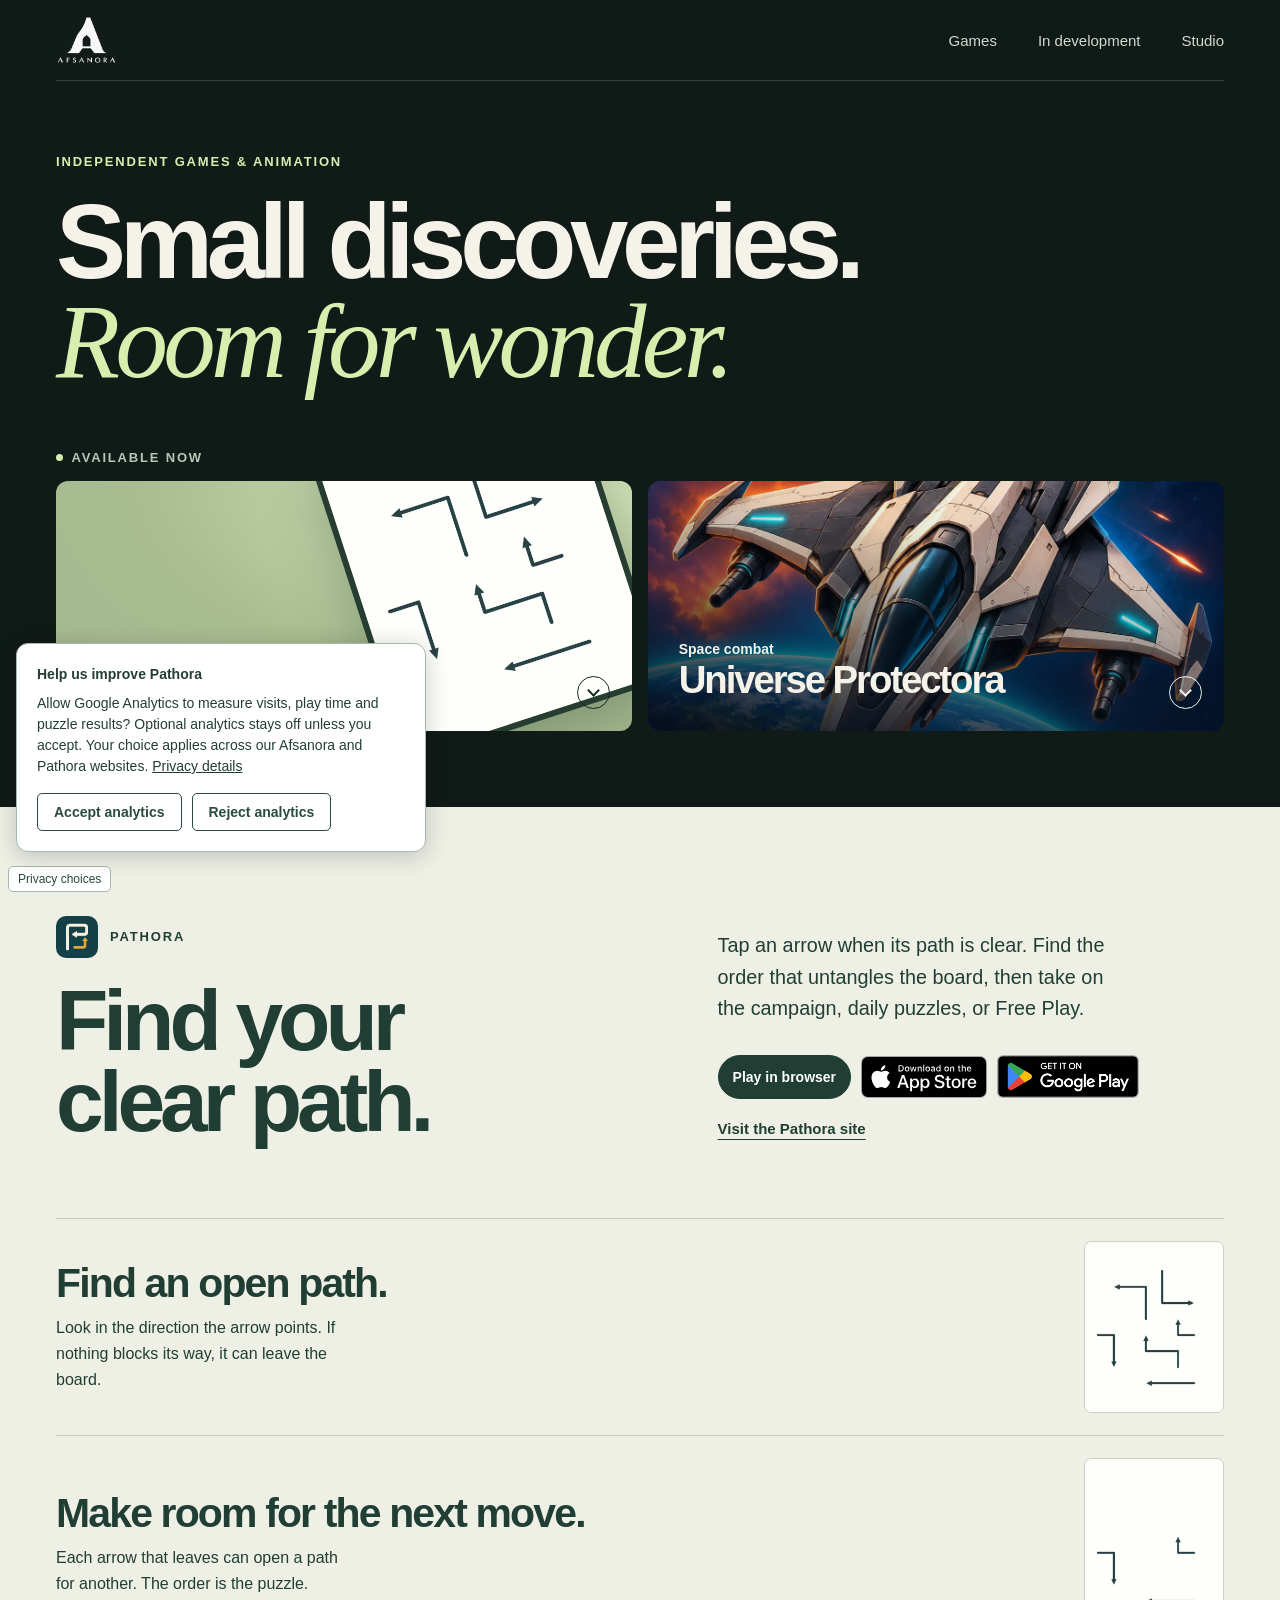
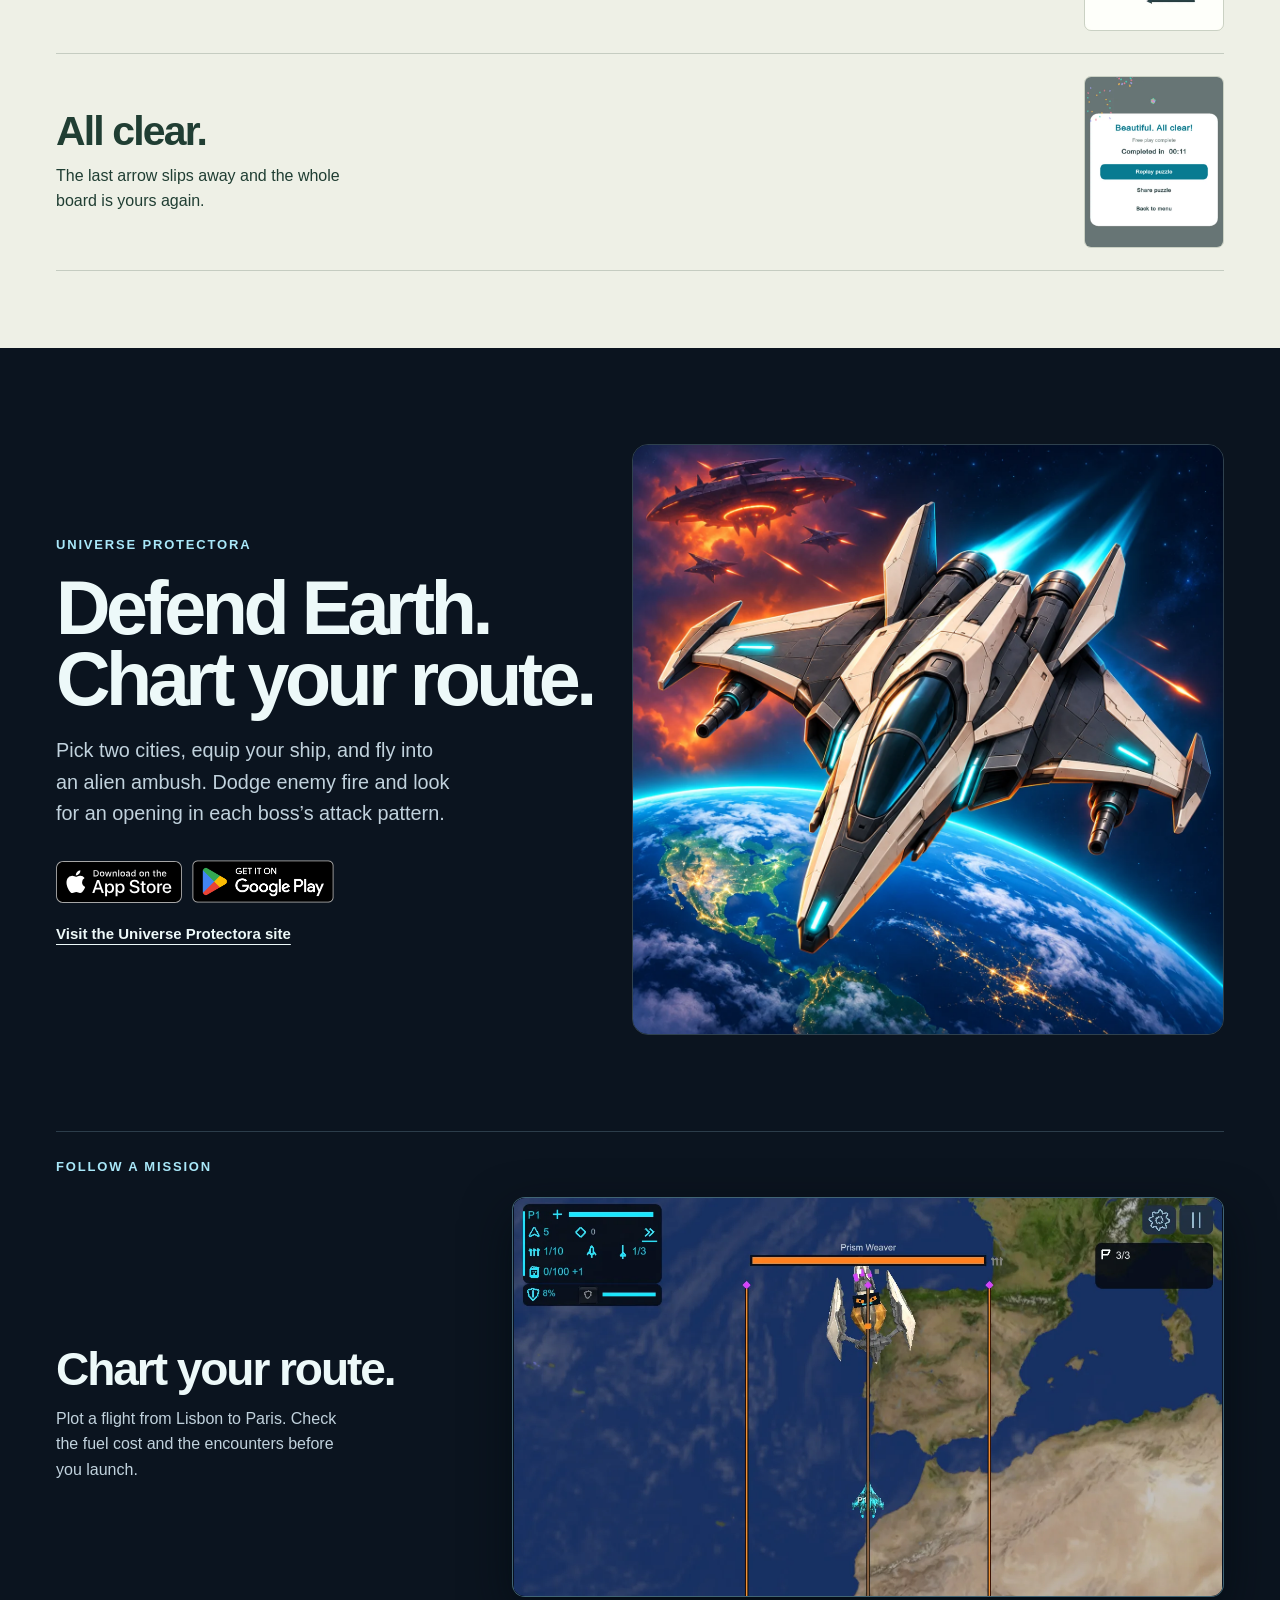
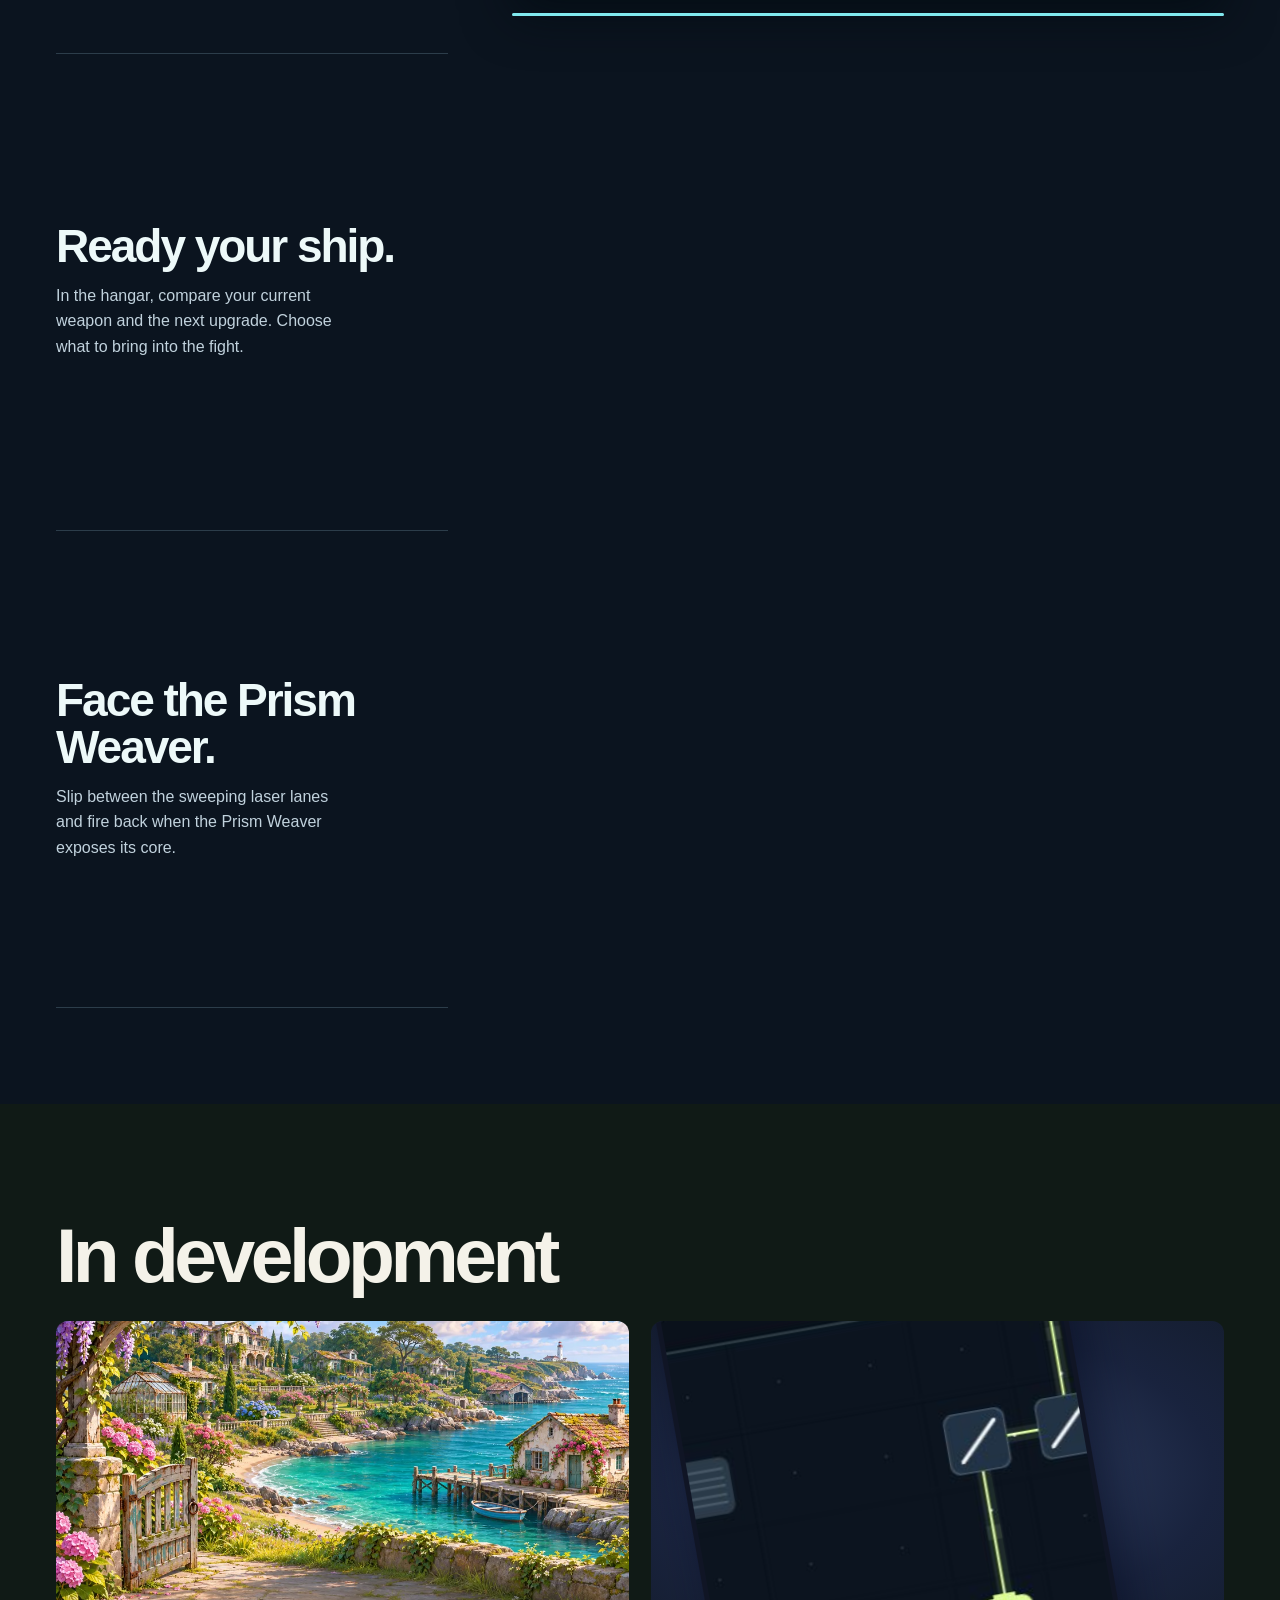
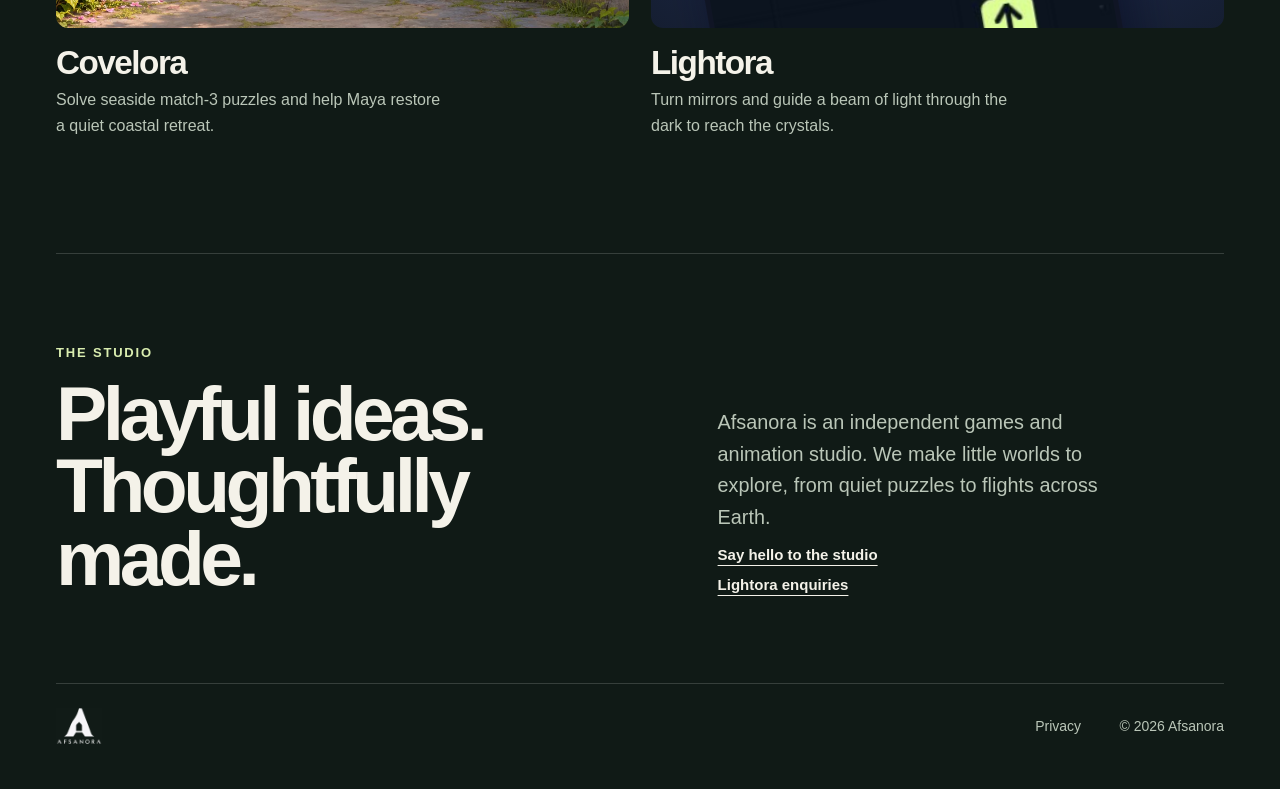
<file: index.html>
<!doctype html>
<html lang="en">
<head>
  <meta charset="utf-8">
  <meta name="viewport" content="width=device-width, initial-scale=1">
  <title>Afsanora — Games, animation &amp; little discoveries</title>
  <meta name="description" content="Play Pathora and Universe Protectora, and discover what's in development at Afsanora, an independent games and animation studio.">
  <meta name="theme-color" content="#111c18">
  <meta name="google-adsense-account" content="ca-pub-6843002523901372">
  <link rel="canonical" href="https://afsanora.com/">
  <link rel="icon" href="mark.svg" type="image/svg+xml">
  <link rel="stylesheet" href="style.css">
  <script defer src="analytics.js"></script>
  <script defer src="landing.js"></script>
</head>
<body class="landing">
  <a class="skip" href="#main">Skip to content</a>
  <header class="site-header wrap">
    <a class="brand" href="./" aria-label="Afsanora home">
      <img src="assets/afsanora-brand.webp" width="208" height="160" alt="">
    </a>
    <nav aria-label="Main navigation">
      <a href="#games">Games</a>
      <a href="#in-development">In development</a>
      <a href="#studio">Studio</a>
    </nav>
  </header>

  <main id="main">
    <section class="hero wrap" aria-labelledby="hero-title">
      <p class="eyebrow hero-eyebrow">Independent games &amp; animation</p>
      <h1 id="hero-title">Small discoveries.<br><em>Room for wonder.</em></h1>
      <div class="game-shelf" id="games">
        <p class="eyebrow shelf-label"><span></span> Available now</p>
        <div class="cover-grid">
          <a class="cover cover-pathora" href="#pathora">
            <img class="cover-board" src="assets/pathora-start.webp" width="454" height="560" alt="">
            <span class="cover-copy"><span>Logic puzzle</span><strong>Pathora</strong></span>
            <span class="cover-icon" aria-hidden="true"></span>
          </a>
          <a class="cover cover-universe" href="#universe-protectora">
            <img src="assets/universe-protectora.webp" width="1254" height="1254" alt="">
            <span class="cover-copy"><span>Space combat</span><strong>Universe Protectora</strong></span>
            <span class="cover-icon" aria-hidden="true"></span>
          </a>
        </div>
      </div>
    </section>

    <section class="pathora-section" id="pathora" aria-labelledby="pathora-title">
      <div class="wrap">
        <div class="feature-intro">
          <div>
            <p class="eyebrow feature-label"><img src="assets/pathora-icon.png" width="42" height="42" alt=""> Pathora</p>
            <h2 id="pathora-title">Find your<br>clear path.</h2>
          </div>
          <div class="feature-details">
            <p>Tap an arrow when its path is clear. Find the order that untangles the board, then take on the campaign, daily puzzles, or Free Play.</p>
            <div class="actions">
              <a class="button primary" href="https://play.pathora.afsanora.com/">Play in browser</a>
              <div class="store-badges">
                <a class="store-badge" href="https://apps.apple.com/us/app/pathora-puzzle/id6822680724" target="_blank" rel="noopener">
                  <img src="assets/app-store-badge.svg" width="120" height="40" alt="Download Pathora on the App Store">
                </a>
                <a class="store-badge google-play" href="https://play.google.com/store/apps/details?id=com.afsanora.pathora" target="_blank" rel="noopener">
                  <img src="assets/google-play-badge.png" width="646" height="250" alt="Get Pathora on Google Play">
                </a>
              </div>
            </div>
            <a class="text-link" href="https://pathora.afsanora.com/">Visit the Pathora site</a>
          </div>
        </div>

        <div class="puzzle-story" data-scroll-story>
          <div class="story-stage" aria-hidden="true">
            <div class="story-screen">
              <video width="454" height="560" playsinline muted preload="none" poster="assets/pathora-start.webp" data-video-src="assets/pathora-first-moves.mp4"></video>
            </div>
            <div class="story-progress"></div>
          </div>
          <div class="story-steps">
            <article class="story-step">
              <div>
                <h3>Find an open path.</h3>
                <p>Look in the direction the arrow points. If nothing blocks its way, it can leave the board.</p>
              </div>
              <img src="assets/pathora-start.webp" width="454" height="560" alt="Six arrows on the starting board" loading="lazy">
            </article>
            <article class="story-step">
              <div>
                <h3>Make room for the next move.</h3>
                <p>Each arrow that leaves can open a path for another. The order is the puzzle.</p>
              </div>
              <img src="assets/pathora-open.webp" width="454" height="560" alt="The same board with a few arrows remaining" loading="lazy">
            </article>
            <article class="story-step">
              <div>
                <h3>All clear.</h3>
                <p>The last arrow slips away and the whole board is yours again.</p>
              </div>
              <img src="assets/pathora-clear.webp" width="454" height="560" alt="Pathora's All Clear completion screen" loading="lazy">
            </article>
          </div>
        </div>
      </div>
    </section>

    <section class="universe-section" id="universe-protectora" aria-labelledby="universe-title">
      <div class="wrap universe-layout">
        <div class="universe-copy">
          <p class="eyebrow">Universe Protectora</p>
          <h2 id="universe-title">Defend Earth.<br>Chart your route.</h2>
          <p>Pick two cities, equip your ship, and fly into an alien ambush. Dodge enemy fire and look for an opening in each boss’s attack pattern.</p>
          <div class="actions">
            <div class="store-badges">
              <a class="store-badge" href="https://apps.apple.com/us/app/universe-protectora/id6830663900" target="_blank" rel="noopener">
                <img src="assets/app-store-badge.svg" width="120" height="40" alt="Download Universe Protectora on the App Store">
              </a>
              <a class="store-badge google-play" href="https://play.google.com/store/apps/details?id=com.afsanora.universeprotectora" target="_blank" rel="noopener">
                <img src="assets/google-play-badge.png" width="646" height="250" alt="Get Universe Protectora on Google Play">
              </a>
            </div>
          </div>
          <a class="text-link" href="https://universeprotectora.afsanora.com/">Visit the Universe Protectora site</a>
        </div>
        <figure class="universe-art">
          <img src="assets/universe-protectora.webp" width="1254" height="1254" alt="A silver spacecraft with cyan engines defending Earth from an alien fleet" loading="lazy">
        </figure>
      </div>
      <section class="mission-story wrap" aria-labelledby="mission-title" data-mission-story>
        <h3 id="mission-title" class="eyebrow">Follow a mission</h3>
        <div class="mission-stage" aria-hidden="true">
          <div class="mission-viewport">
            <div class="mission-shot mission-map">
              <img src="assets/universe-route.webp" width="1280" height="720" alt="" loading="lazy">
              <div class="mission-route-line"><i></i></div>
              <div class="mission-route-readout">
                <span>Lisbon to Paris</span>
                <small>13 fuel · 1 boss</small>
              </div>
            </div>
            <div class="mission-shot mission-hangar">
              <img src="assets/universe-hangar.webp" width="1280" height="720" alt="" loading="lazy">
              <div class="mission-hangar-focus"></div>
            </div>
            <div class="mission-shot mission-prism">
              <img src="assets/universe-prism-weaver.webp" width="1280" height="720" alt="" loading="lazy">
              <video class="mission-combat" width="1280" height="720" playsinline muted preload="none" poster="assets/universe-prism-weaver.webp" data-video-src="assets/universe-prism-battle.mp4"></video>
            </div>
          </div>
          <div class="mission-progress"></div>
        </div>
        <div class="mission-steps">
          <article class="mission-step">
            <div>
              <h4>Chart your route.</h4>
              <p>Plot a flight from Lisbon to Paris. Check the fuel cost and the encounters before you launch.</p>
            </div>
            <img src="assets/universe-route.webp" width="1280" height="720" alt="The in-game route planner showing Lisbon on the globe" loading="lazy">
          </article>
          <article class="mission-step">
            <div>
              <h4>Ready your ship.</h4>
              <p>In the hangar, compare your current weapon and the next upgrade. Choose what to bring into the fight.</p>
            </div>
            <img src="assets/universe-hangar.webp" width="1280" height="720" alt="The hangar showing the ship and its available shooter upgrade" loading="lazy">
          </article>
          <article class="mission-step">
            <div>
              <h4>Face the Prism Weaver.</h4>
              <p>Slip between the sweeping laser lanes and fire back when the Prism Weaver exposes its core.</p>
            </div>
            <img src="assets/universe-prism-weaver.webp" width="1280" height="720" alt="The Prism Weaver marks three laser lanes as the player ship approaches" loading="lazy">
          </article>
        </div>
      </section>
    </section>

    <section class="development wrap" id="in-development" aria-labelledby="development-title">
      <h2 id="development-title">In development</h2>
      <div class="project-grid">
        <article class="project">
          <a class="project-link" href="https://covelora.afsanora.com/">
            <div class="project-art covelora-art"><img src="assets/covelora-bay.webp" width="1000" height="625" alt="" loading="lazy"></div>
            <h3>Covelora</h3>
          </a>
          <p>Solve seaside match‑3 puzzles and help Maya restore a quiet coastal retreat.</p>
        </article>
        <article class="project">
          <a class="project-link" href="https://lightora.afsanora.com/">
            <div class="project-art lightora-art"><img src="assets/lightora.png" width="390" height="844" alt="" loading="lazy"></div>
            <h3>Lightora</h3>
          </a>
          <p>Turn mirrors and guide a beam of light through the dark to reach the crystals.</p>
        </article>
      </div>
    </section>

    <section class="studio wrap" id="studio" aria-labelledby="studio-title">
      <div>
        <p class="eyebrow">The studio</p>
        <h2 id="studio-title">Playful ideas.<br>Thoughtfully made.</h2>
      </div>
      <div class="studio-contact" id="contact">
        <p>Afsanora is an independent games and animation studio. We make little worlds to explore, from quiet puzzles to flights across Earth.</p>
        <p><a class="text-link" href="mailto:pathora@afsanora.com">Say hello to the studio</a></p>
        <p><a class="text-link" href="mailto:lightora@afsanora.com">Lightora enquiries</a></p>
      </div>
    </section>
  </main>

  <footer class="site-footer wrap">
    <a class="brand" href="./" aria-label="Afsanora home"><img src="assets/afsanora-brand.webp" width="208" height="160" alt=""></a>
    <a href="privacy/">Privacy</a>
    <span>© 2026 Afsanora</span>
  </footer>
</body>
</html>
</file>
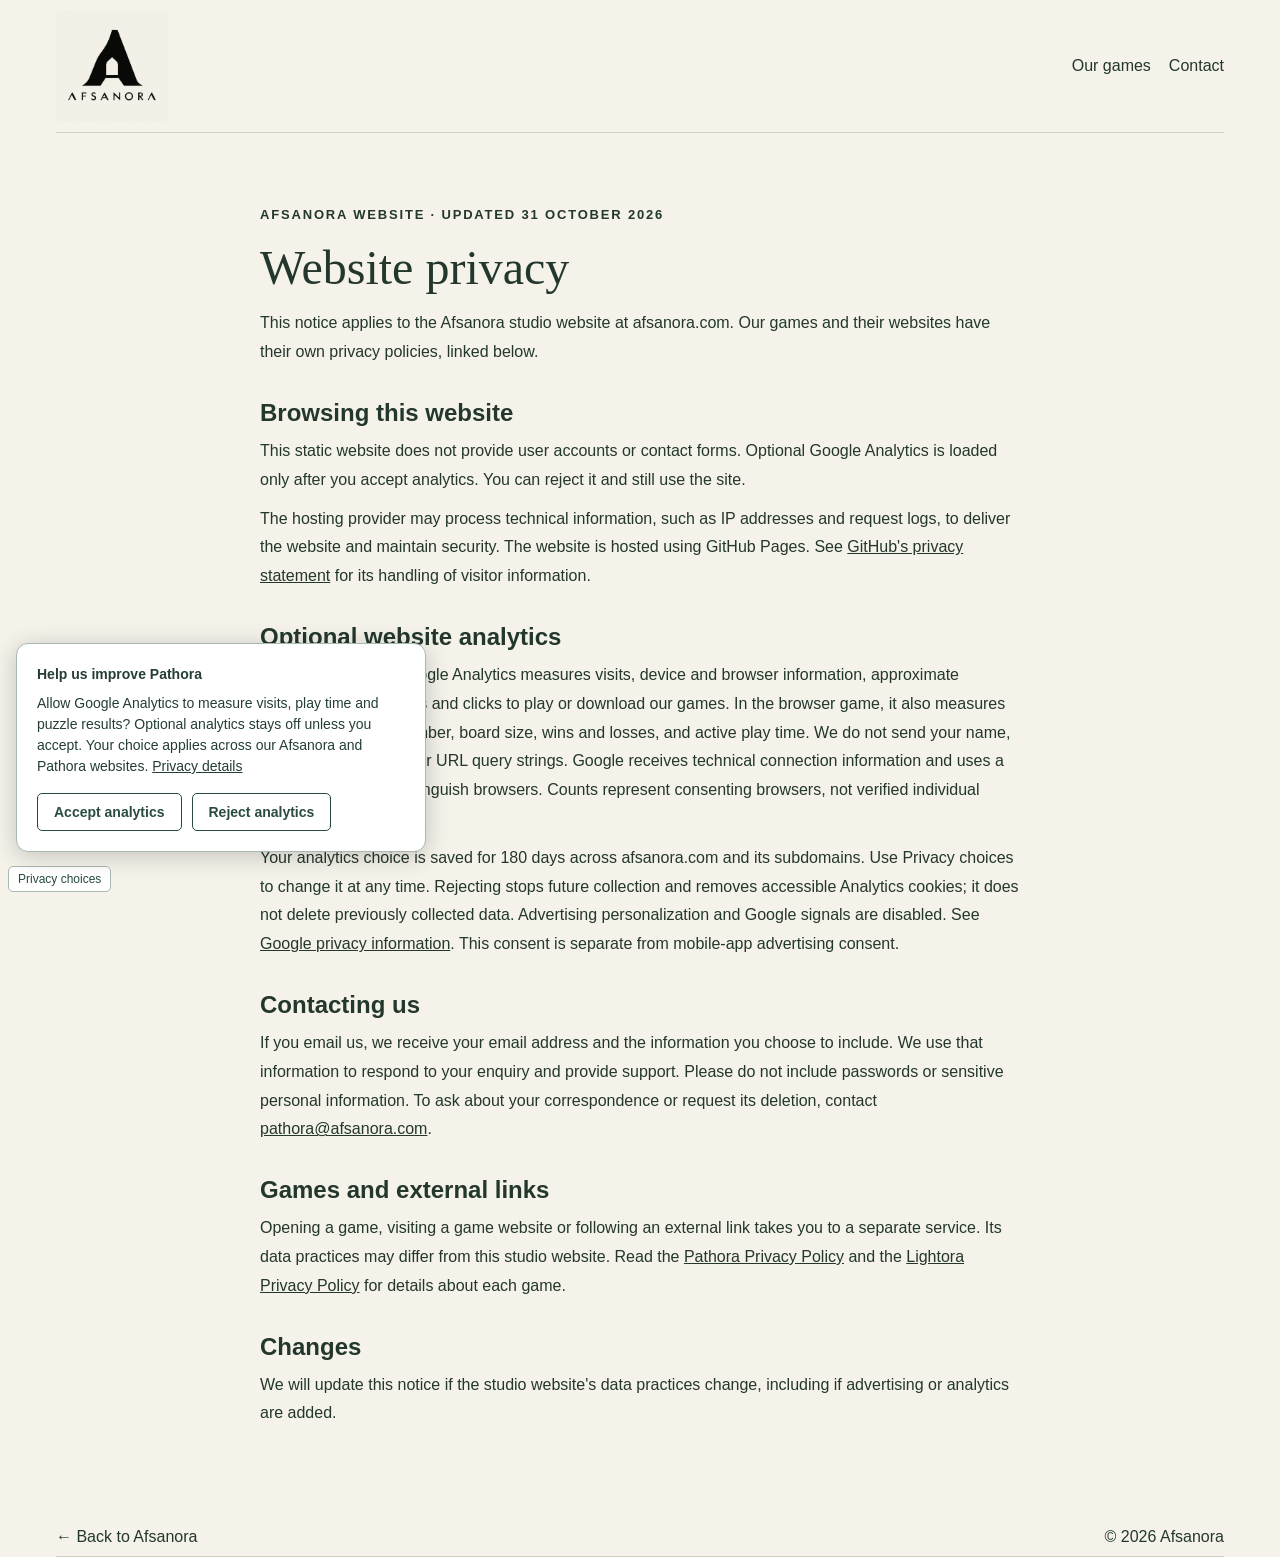
<file: privacy/index.html>
<!doctype html><html lang="en"><head><meta charset="utf-8"><meta name="viewport" content="width=device-width,initial-scale=1"><title>Website privacy — Afsanora</title><link rel="icon" href="../assets/afsanora-logo.png"><link rel="stylesheet" href="../style.css"><meta name="google-adsense-account" content="ca-pub-6843002523901372"><script defer src="/analytics.js"></script></head><body><header class="wrap"><a class="wordmark official-brand" href="../" aria-label="Afsanora home"><img src="../assets/afsanora-logo.png" width="112" height="112" alt="Afsanora"></a><nav><a href="../#games">Our games</a><a href="../#contact">Contact</a></nav></header><main class="wrap legal"><p class="eyebrow">AFSANORA WEBSITE · UPDATED 31 OCTOBER 2026</p><h1>Website privacy</h1><p>This notice applies to the Afsanora studio website at afsanora.com. Our games and their websites have their own privacy policies, linked below.</p><h2>Browsing this website</h2><p>This static website does not provide user accounts or contact forms. Optional Google Analytics is loaded only after you accept analytics. You can reject it and still use the site.</p><p>The hosting provider may process technical information, such as IP addresses and request logs, to deliver the website and maintain security. The website is hosted using GitHub Pages. See <a href="https://docs.github.com/en/site-policy/privacy-policies/github-general-privacy-statement">GitHub's privacy statement</a> for its handling of visitor information.</p><h2>Optional website analytics</h2><p>With your consent, Google Analytics measures visits, device and browser information, approximate location, returning visits and clicks to play or download our games. In the browser game, it also measures game mode, stage number, board size, wins and losses, and active play time. We do not send your name, email, saved puzzles, or URL query strings. Google receives technical connection information and uses a cookie identifier to distinguish browsers. Counts represent consenting browsers, not verified individual people.</p><p>Your analytics choice is saved for 180 days across afsanora.com and its subdomains. Use Privacy choices to change it at any time. Rejecting stops future collection and removes accessible Analytics cookies; it does not delete previously collected data. Advertising personalization and Google signals are disabled. See <a href="https://policies.google.com/privacy">Google privacy information</a>. This consent is separate from mobile-app advertising consent.</p><h2>Contacting us</h2><p>If you email us, we receive your email address and the information you choose to include. We use that information to respond to your enquiry and provide support. Please do not include passwords or sensitive personal information. To ask about your correspondence or request its deletion, contact <a href="mailto:pathora@afsanora.com">pathora@afsanora.com</a>.</p><h2>Games and external links</h2><p>Opening a game, visiting a game website or following an external link takes you to a separate service. Its data practices may differ from this studio website. Read the <a href="https://pathora.afsanora.com/privacy/">Pathora Privacy Policy</a> and the <a href="https://lightora.afsanora.com/privacy/">Lightora Privacy Policy</a> for details about each game.</p><h2>Changes</h2><p>We will update this notice if the studio website's data practices change, including if advertising or analytics are added.</p></main><footer class="wrap"><a href="../">← Back to Afsanora</a><span>© 2026 Afsanora</span></footer></body></html>
</file>
<file: style.css>
:root {
  font-family: "Segoe UI", Arial, sans-serif;
  color: #23372d;
  background: #f4f2e9;
  font-synthesis: none;
  text-rendering: optimizeLegibility;
}
* { box-sizing: border-box; }
html { scroll-behavior: smooth; }
body { margin: 0; }
h1, h2, h3, p, figure { margin: 0; }
a { color: inherit; text-decoration: none; }
a:focus-visible { outline: 3px solid #cf973f; outline-offset: 5px; }
img, video { display: block; max-width: 100%; height: auto; }
.wrap { width: min(1280px, calc(100% - 112px)); margin-inline: auto; }
.skip { position: fixed; z-index: 2; top: 12px; left: 12px; padding: 12px; color: #16221b; background: white; transform: translateY(-160%); }
.skip:focus { transform: none; }
.eyebrow {
  font-size: .8125rem;
  font-weight: 700;
  line-height: 1.4;
  letter-spacing: .14em;
  text-transform: uppercase;
}

.landing {
  --ink: #101a16;
  --ivory: #f4f2e9;
  --lime: #d9edaf;
  --muted: #bac6b8;
  background: var(--ink);
  color: var(--ivory);
}
.site-header, .site-footer {
  display: flex;
  align-items: center;
  gap: clamp(16px, 3vw, 42px);
  border-color: #ffffff29;
}
.site-header { justify-content: space-between; min-height: 81px; border-bottom: 1px solid #ffffff29; }
.site-header nav { display: flex; align-items: center; gap: clamp(16px, 3.2vw, 46px); }
.site-header nav a { padding-block: .75rem; color: #d2d9d0; font-size: .9375rem; }
.site-header nav a:hover, .site-footer a:hover { color: white; text-decoration: underline; text-underline-offset: .35em; }
.brand { display: block; width: 61px; mix-blend-mode: screen; }
.brand img { width: 100%; filter: invert(1); }

.hero { padding-block: clamp(56px, 5.6vw, 88px) clamp(60px, 6vw, 88px); }
.hero-eyebrow { color: var(--lime); margin-bottom: 22px; }
.hero h1 {
  font-size: clamp(3.3rem, 8.2vw, 8.65rem);
  font-weight: 650;
  letter-spacing: -.06em;
  line-height: .94;
}
.hero h1 em {
  font-family: Georgia, serif;
  font-weight: 400;
  letter-spacing: -.045em;
  color: var(--lime);
}
.game-shelf { margin-top: clamp(40px, 4.5vw, 62px); scroll-margin-top: 24px; }
.shelf-label { display: flex; align-items: center; gap: .65em; margin-bottom: 14px; color: var(--muted); }
.shelf-label span { width: 7px; height: 7px; border-radius: 50%; background: var(--lime); }
.cover-grid, .project-grid { display: grid; grid-template-columns: 1fr 1fr; gap: 16px; }
.cover {
  position: relative;
  isolation: isolate;
  display: flex;
  align-items: end;
  min-height: clamp(192px, 19.5vw, 275px);
  overflow: hidden;
  padding: clamp(17px, 2.4vw, 34px);
  border-radius: 12px;
}
.cover-pathora { background: radial-gradient(ellipse at 87% 0%, #dcebc1, #a9bd91 58%, #a3b792); color: #132820; }
.cover .cover-board {
  position: absolute;
  z-index: -1;
  top: -33%;
  right: 2%;
  width: 47%;
  border: 6px solid #273d31;
  border-radius: 9%;
  box-shadow: 0 18px 60px #253b3150;
  rotate: -18deg;
}
.cover-universe { background: #102033; }
.cover-universe img { position: absolute; z-index: -2; inset: 0; width: 100%; height: 100%; object-fit: cover; object-position: 50% 49%; }
.cover-universe::after { content: ""; position: absolute; z-index: -1; inset: 0; background: linear-gradient(12deg, #070e1af5 3%, #070e1a15 69%, transparent); }
.cover img { transition: transform .4s ease; }
.cover:hover img { transform: scale(1.05); }
.cover-copy { display: grid; position: relative; width: calc(100% - 34px); gap: .3em; }
.cover-copy > span { font-size: .875rem; font-weight: 600; }
.cover strong { font-size: clamp(1.5rem, 3vw, 2.75rem); letter-spacing: -.055em; line-height: 1; }
.cover-icon { position: absolute; right: 22px; bottom: 22px; display: grid; place-items: center; width: 33px; height: 33px; border: 1px solid currentColor; border-radius: 50%; }
.cover-icon::before { content: ""; width: 7px; height: 7px; border-right: 2px solid; border-bottom: 2px solid; rotate: 45deg; translate: 0 -2px; }

.pathora-section { --button: #203e33; --button-text: #fff; background: #eef0e6; color: #203e33; padding-block: clamp(58px, 8.5vw, 126px) clamp(56px, 6vw, 90px); }
.feature-intro, .studio { display: grid; grid-template-columns: 1fr .82fr; gap: 44px; align-items: end; }
.feature-label { display: flex; align-items: center; gap: .75rem; margin-bottom: 22px; }
.feature-label img { border-radius: 10px; }
.feature-intro h2, .universe-copy h2, .development h2, .studio h2 {
  font-size: clamp(2.8rem, 6.7vw, 7rem);
  font-weight: 650;
  line-height: .94;
  letter-spacing: -.059em;
}
.feature-details { padding-bottom: .2rem; }
.feature-details p, .universe-copy > p:not(.eyebrow), .studio-contact > p:first-child { font-size: clamp(1rem, 1.55vw, 1.3rem); line-height: 1.6; max-width: 36ch; }
.actions { display: flex; flex-wrap: wrap; align-items: center; gap: 10px; margin: 20px 0 12px; }
.store-badges { display: flex; align-items: center; }
.store-badge { display: flex; align-items: center; min-height: 44px; }
.store-badge img { width: auto; height: 42px; }
.store-badge.google-play img { height: 63px; }
.button {
  display: inline-flex;
  align-items: center;
  justify-content: center;
  min-height: 44px;
  padding: .55em 1em;
  border: 1px solid currentColor;
  border-radius: 999px;
  font-size: .875rem;
  font-weight: 650;
  transition: box-shadow .2s;
}
.button.primary { background: var(--button); border-color: var(--button); color: var(--button-text); }
.button:hover { box-shadow: inset 0 0 0 1.5px currentColor; }
.text-link { font-size: .9375rem; font-weight: 650; text-decoration: underline; text-underline-offset: .3em; }
.text-link:hover { text-decoration-thickness: 2px; }
.puzzle-story { margin-top: clamp(40px, 6vw, 84px); border-top: 1px solid #314b3737; }
.story-stage { display: none; }
.story-step { display: grid; grid-template-columns: 1fr 140px; gap: 20px; align-items: center; padding-block: 22px; border-bottom: 1px solid #314b3737; }
.story-step h3 { font-size: clamp(1.6rem, 3.2vw, 3.5rem); line-height: 1.04; letter-spacing: -.045em; }
.story-step p { margin-top: .65em; max-width: 33ch; line-height: 1.6; }
.story-step img { border: 1px solid #304b3430; border-radius: 7px; }
@media (min-width: 761px) and (prefers-reduced-motion: no-preference) {
  .is-scrubbed { display: grid; grid-template-columns: .75fr 1fr; column-gap: 8%; }
  .is-scrubbed .story-steps { grid-column: 1; grid-row: 1; }
  .is-scrubbed .story-step { display: flex; min-height: max(274px, 57svh); padding-block: 35px; }
  .is-scrubbed .story-step img { display: none; }
  .is-scrubbed .story-stage {
    display: flex;
    flex-direction: column;
    position: sticky;
    top: 16px;
    grid-column: 2;
    grid-row: 1;
    align-self: start;
    justify-content: center;
    align-items: center;
    margin-top: 16px;
    min-height: max(340px, min(85svh, 690px));
    padding: 26px 24px;
    border-radius: 18px;
    overflow: hidden;
    background: radial-gradient(ellipse at center, #f0f2e5 0%, #cddabc 75%);
  }
  .story-screen { width: min(100%, max(214px, min(50svh, 400px))); background: #243d33; padding: 7px; border-radius: 19px; box-shadow: 0 18px 35px #30483835; }
  .story-screen video { width: 100%; border-radius: 12px; }
  .story-progress { height: 3px; width: min(200px, 70%); border-radius: 5px; margin-top: 19px; background: #294b4230; overflow: hidden; }
  .story-progress::before { content: ""; display: block; width: 100%; height: 100%; background: #294b42; transform-origin: left; transform: scaleX(var(--progress, 0)); }
}

.universe-section { --button: #bfeefe; --button-text: #0d1d2b; background: #0b141f; color: #edf9f9; }
.universe-layout { display: grid; grid-template-columns: 1fr 1.06fr; align-items: center; gap: 18px; padding-block: clamp(54px, 7.5vw, 114px); }
.universe-copy .eyebrow { color: #a9e8f9; margin-bottom: 19px; }
.universe-copy h2 { font-size: clamp(2.75rem, 5.9vw, 6rem); }
.universe-copy > p:not(.eyebrow) { color: #c1d2dd; margin-top: 20px; }
.universe-art { border-radius: 16px; overflow: hidden; border: 1px solid #9ac5d940; }
.universe-art img { width: 100%; }

.mission-story {
  --mission-line: #9ac5d93b;
  --mission-accent: #80e8ee;
  padding-bottom: clamp(54px, 7.5vw, 114px);
  border-top: 1px solid var(--mission-line);
}
.mission-story > h3 { padding-top: 26px; color: #a9e8f9; }
.mission-stage { display: none; }
.mission-step {
  display: grid;
  grid-template-columns: minmax(0, .72fr) minmax(0, 1fr);
  align-items: center;
  gap: clamp(18px, 4vw, 48px);
  padding-block: 24px;
  border-bottom: 1px solid var(--mission-line);
}
.mission-step h4 {
  margin: 0;
  max-width: 14ch;
  font-size: clamp(1.7rem, 3.6vw, 3.75rem);
  line-height: 1.03;
  letter-spacing: -.045em;
}
.mission-step p { margin-top: .75em; max-width: 34ch; line-height: 1.6; color: #c1d2dd; }
.mission-step > img { border: 1px solid var(--mission-line); border-radius: 8px; }
@media (max-width: 760px) {
  .mission-step { grid-template-columns: 1fr; }
}
@media (min-width: 761px) and (prefers-reduced-motion: no-preference) {
  .mission-story.is-animated {
    display: grid;
    grid-template-columns: minmax(0, .55fr) minmax(0, 1fr);
    column-gap: clamp(28px, 5vw, 72px);
  }
  .is-animated > h3 { grid-column: 1 / -1; }
  .is-animated .mission-steps { grid-column: 1; grid-row: 2; }
  .is-animated .mission-step { display: flex; min-height: max(290px, 53svh); }
  .is-animated .mission-step > img { display: none; }
  .is-animated .mission-stage {
    display: block;
    position: sticky;
    top: max(20px, 13svh);
    grid-column: 2;
    grid-row: 2;
    align-self: start;
    margin-top: 20px;
  }
  .mission-viewport {
    position: relative;
    isolation: isolate;
    overflow: hidden;
    aspect-ratio: 16 / 9;
    border-radius: 13px;
    border: 1px solid #81c0d27a;
    box-shadow: 0 18px 48px #020a10ab;
    background: #081221;
  }
  .mission-shot, .mission-combat { position: absolute; inset: 0; }
  .mission-shot img, .mission-combat { width: 100%; height: 100%; object-fit: contain; }
  .mission-hangar { opacity: var(--hangar-reveal, 0); }
  .mission-prism { opacity: var(--prism-reveal, 0); }
  .mission-combat { opacity: 0; }
  .mission-prism.has-combat-video .mission-combat { opacity: 1; }
  .mission-route-line {
    position: absolute;
    left: 34.9%;
    top: 50.3%;
    width: 4.1%;
    height: 2px;
    transform: rotate(-53deg);
    transform-origin: left center;
  }
  .mission-route-line i {
    display: block;
    height: 100%;
    background: var(--mission-accent);
    box-shadow: 0 0 12px var(--mission-accent);
    transform-origin: left;
    transform: scaleX(var(--route-reveal, 0));
  }
  .mission-route-line::after {
    content: "";
    position: absolute;
    right: -3px;
    top: -3px;
    width: 8px;
    height: 8px;
    border-radius: 50%;
    background: var(--mission-accent);
    box-shadow: 0 0 12px var(--mission-accent);
    opacity: var(--route-reveal, 0);
  }
  .mission-route-readout {
    position: absolute;
    left: 65.4%;
    top: 17.4%;
    width: 28.4%;
    display: grid;
    gap: .35em;
    padding: clamp(7px, 1vw, 16px);
    border: 1px solid #80e8ee70;
    border-radius: 7px;
    color: #dffcff;
    background: #101e2b;
    font-size: clamp(.65rem, 1.3vw, 1.2rem);
    font-weight: 650;
    opacity: var(--route-reveal, 0);
  }
  .mission-route-readout small { color: #a9d5e0; font-size: .75em; font-weight: 500; }
  .mission-hangar-focus {
    position: absolute;
    inset: 24% 6.2% 19.4% 68.3%;
    border: 1px solid var(--mission-accent);
    border-radius: 10px;
    box-shadow: inset 0 0 22px #58dce032, 0 0 16px #58dce05c;
    opacity: var(--hangar-focus, 0);
  }
  .mission-progress { height: 3px; margin-top: 16px; overflow: hidden; border-radius: 4px; background: var(--mission-line); }
  .mission-progress::before {
    content: "";
    display: block;
    height: 100%;
    background: var(--mission-accent);
    transform: scaleX(var(--progress, 0));
    transform-origin: left;
  }
}


.development { padding-block: clamp(60px, 9vw, 125px); }
.development h2, .studio h2 { font-size: clamp(2.6rem, 6vw, 5.5rem); }
.project-grid { margin-top: 30px; gap: 22px; }
.project-art { height: clamp(200px, 24vw, 338px); border-radius: 12px; overflow: hidden; }
.project-art img { width: 100%; height: 100%; object-fit: cover; transition: transform .4s ease; }
.project-link { display: block; }
.project-link:hover img { transform: scale(1.045); }
.project-link:hover h3 { text-decoration: underline; text-underline-offset: .19em; }
.lightora-art { display: grid; place-items: center; background: radial-gradient(ellipse at center, #35466b, #19233e 68%, #151e31); }
.lightora-art img { width: auto; height: 130%; max-width: 71%; object-fit: cover; object-position: top; rotate: -10deg; border: 5px solid #101525; border-radius: 18px; box-shadow: 10px 12px 45px #070e23a6; }
.project h3 { margin-top: 16px; font-size: clamp(1.6rem, 2.6vw, 2.4rem); letter-spacing: -.045em; }
.project p { margin-top: 5px; line-height: 1.6; max-width: 44ch; color: var(--muted); }
.studio { border-top: 1px solid #ffffff29; padding-block: clamp(50px, 7vw, 100px); }
.studio .eyebrow { margin-bottom: 15px; color: var(--lime); }
.studio-contact { color: var(--muted); }
.studio-contact p + p { margin-top: 12px; }
.studio-contact a { color: var(--ivory); }
.site-footer { border-top: 1px solid #ffffff29; padding-block: 24px 45px; font-size: .875rem; color: var(--muted); }
.site-footer .brand { width: 46px; margin-right: auto; }

body:not(.landing) header, body:not(.landing) footer { display: flex; justify-content: space-between; align-items: center; gap: 18px; padding-block: 10px; border-bottom: 1px solid #cccfc2; }
body:not(.landing) nav { display: flex; flex-wrap: wrap; gap: 18px; }
.official-brand img { width: 112px; mix-blend-mode: multiply; }
.legal { max-width: 760px; padding-block: 60px 90px; min-height: 70vh; }
.legal h1 { margin-block: 14px; font: clamp(2.3rem, 5vw, 3rem) Georgia, serif; }
.legal h2 { margin-top: 32px; }
.legal p { margin-top: 10px; line-height: 1.8; }
.legal a { text-decoration: underline; }

@media (max-width: 1000px) {
  .wrap { width: calc(100% - 64px); }
}
@media (max-width: 760px) {
  .wrap { width: calc(100% - 40px); }
  .hero { padding-block: 58px 53px; }
  .hero h1 { font-size: clamp(2.7rem, 10vw, 4.8rem); }
  .cover-grid { gap: 10px; }
  .cover { min-height: clamp(142px, 29vw, 220px); padding: 13px; }
  .cover .cover-board { width: 58%; top: -37%; }
  .cover-icon { display: none; }
  .cover-copy { width: 100%; }
  .cover-copy > span { font-size: .75rem; }
  .cover strong { font-size: clamp(1.1rem, 4.3vw, 2rem); }
  .feature-intro, .universe-layout, .studio { grid-template-columns: 1fr; gap: 24px; }
  .universe-art { margin-top: 7px; }
}
@media (max-width: 460px) {
  .wrap { width: calc(100% - 32px); }
  .site-header { min-height: 66px; gap: 12px; }
  .site-header nav { gap: 13px; }
  .site-header nav a { font-size: .8125rem; }
  .brand { width: 49px; }
  .hero-eyebrow { font-size: .75rem; }
  .game-shelf { margin-top: 42px; }
  .story-step { grid-template-columns: 1fr 86px; gap: 10px; }
  .story-step p { font-size: .9375rem; }
  .project-grid { grid-template-columns: 1fr; gap: 30px; }
  .project-art { height: 205px; }
}
@media (prefers-reduced-motion: reduce) {
  html { scroll-behavior: auto; }
  *, *::before, *::after { transition: none !important; }
  .cover:hover img, .project-link:hover img { transform: none; }
}
</file>
